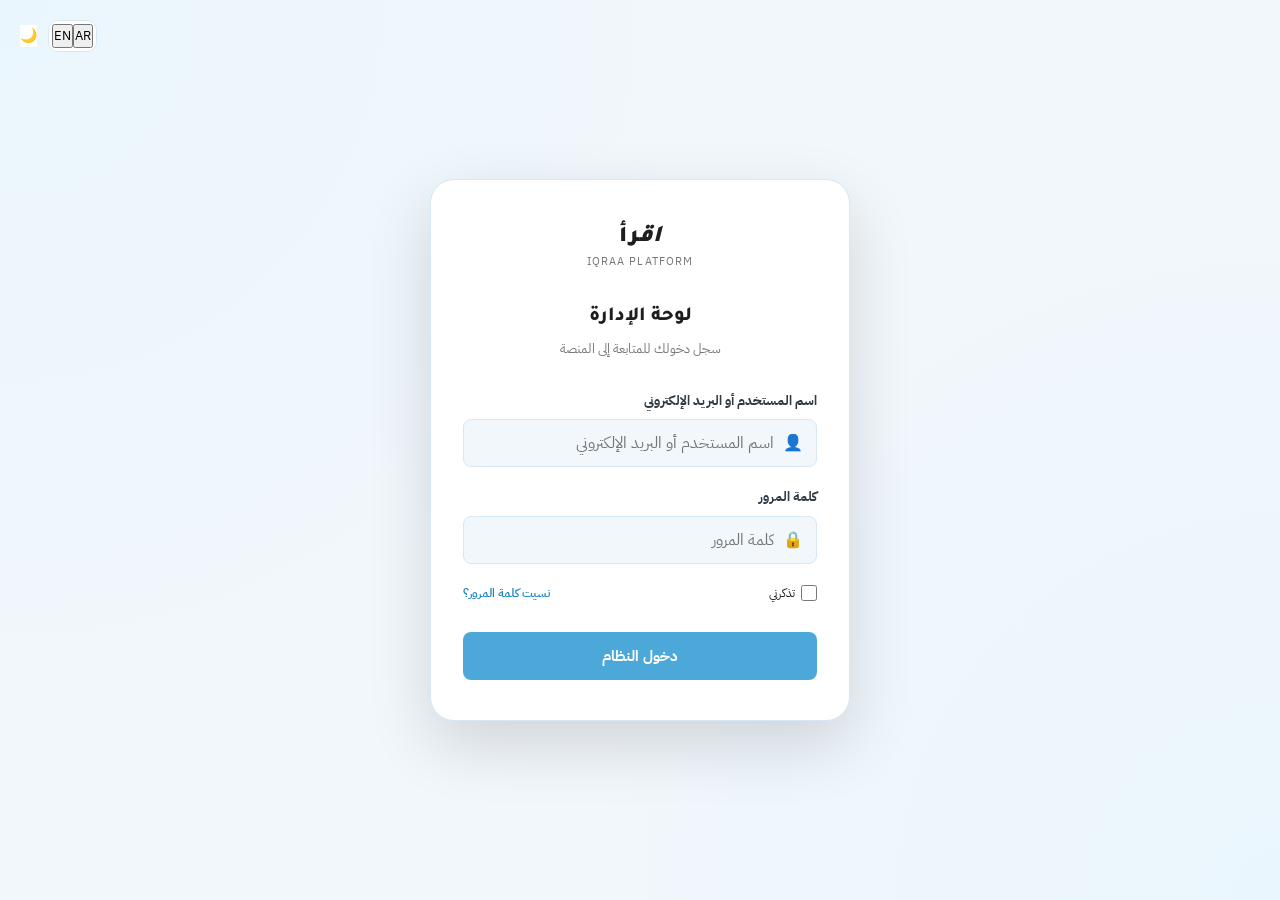
<file: login.html>
<!DOCTYPE html>
<html lang="ar" dir="rtl">
<head>
    <meta charset="UTF-8">
    <meta name="viewport" content="width=device-width,initial-scale=1,viewport-fit=cover,user-scalable=no">
    <title>تسجيل الدخول — IQRAA</title>

    <!-- Fonts -->
    <link rel="preconnect" href="https://fonts.googleapis.com">
    <link href="https://fonts.googleapis.com/css2?family=Tajawal:wght@400;500;700;800;900&family=IBM+Plex+Sans+Arabic:wght@400;500;600;700&display=swap" rel="stylesheet">

    <!-- External CSS -->
    <link rel="stylesheet" href="css/variables.css">
    <link rel="stylesheet" href="css/components.css">
    <link rel="stylesheet" href="css/auth.css">

    <style>
        .theme-toggle-auth {
            position: fixed;
            top: 20px;
            left: 20px;
            z-index: 100;
        }
        .spinner {
            display: inline-block;
            width: 14px;
            height: 14px;
            border: 2px solid rgba(255,255,255,.3);
            border-radius: 50%;
            border-top-color: #fff;
            animation: spin 0.8s linear infinite;
            margin-left: 8px;
        }
        @keyframes spin { to { transform: rotate(360deg); } }
    </style>
</head>
<body>

<div class="theme-toggle-auth">
    <div class="nav-mode" style="display: inline-flex; background: var(--surface); border: 1px solid var(--border); border-radius: var(--r10); padding: 3px; margin-left: 8px;">
        <button class="nm" id="langAr" onclick="I18n.setLang('ar')">AR</button>
        <button class="nm" id="langEn" onclick="I18n.setLang('en')">EN</button>
    </div>
    <div class="nav-ico-btn" id="darkBtn" onclick="toggleDark()" style="background:var(--surface); border-color:var(--border); color:var(--ink2); display: inline-flex;">🌙</div>
</div>

<div class="auth-wrapper">
    <div class="auth-card">
        <a href="#" class="auth-logo">
            <div style="text-align: center;">
                <div class="logo-name" style="font-family:'Tajawal';font-weight:900;"><em>اق</em>رأ</div>
                <div class="logo-en">IQRAA PLATFORM</div>
            </div>
        </a>

        <div class="auth-hd">
            <h1 data-t="login_title">لوحة الإدارة</h1>
            <p data-t="login_sub">سجل دخولك للمتابعة إلى المنصة</p>
        </div>

        <form class="auth-form" onsubmit="handleLogin(event)">
            <div class="auth-field">
                <label for="loginUser" data-t="login_user_label">اسم المستخدم أو البريد الإلكتروني</label>
                <div class="auth-input-wrap">
                    <span class="auth-input-ico">👤</span>
                    <input type="text" class="finp" id="loginUser" data-t="login_user_label" placeholder="admin" required>
                </div>
            </div>

            <div class="auth-field">
                <label for="loginPass" data-t="login_pass_label">كلمة المرور</label>
                <div class="auth-input-wrap">
                    <span class="auth-input-ico">🔒</span>
                    <input type="password" class="finp" id="loginPass" data-t="login_pass_label" placeholder="••••••••" required>
                </div>
            </div>

            <div class="auth-extra">
                <label style="display:flex;align-items:center;gap:6px;cursor:pointer">
                    <input type="checkbox" style="width:16px;height:16px;accent-color:var(--p500)">
                    <span data-t="login_remember">تذكرني</span>
                </label>
                <a href="#" class="auth-forgot" data-t="login_forgot">نسيت كلمة المرور؟</a>
            </div>

            <button type="submit" class="btn btn-primary auth-btn" data-t="login_btn">دخول النظام</button>
        </form>
    </div>
</div>

<div id="toastBox"></div>

<!-- Shared UI Logic for Toasts/Theme -->
<script src="js/i18n.js"></script>
<script src="js/api.js"></script>
<script src="js/ui.js"></script>
<!-- Auth Logic -->
<script src="js/auth.js"></script>

</body>
</html>
</file>
<file: css/variables.css>
/* ═══════════════════════════════════════════
   TOKENS & THEMES
═══════════════════════════════════════════ */
:root {
  --p900:#0A2A40; --p800:#0F3D5C; --p700:#155278;
  --p600:#1A6899; --p500:#2288C0; --p400:#4DA8DA;
  --p300:#7DC3E8; --p200:#AADAF2; --p100:#D4EEF9; --p50:#EAF6FD;
  --s600:#4EB890; --s500:#7ACFB0; --s400:#A8E6CF;
  --s300:#C4EEE0; --s100:#E6F8F2; --s50:#F2FCF8;
  --a600:#E87030; --a500:#FF914D; --a400:#FFB07C;
  --a100:#FFE8D8; --a50:#FFF4ED;
  --uni-900:#0A2A2E; --uni-700:#14525B; --uni-600:#1A6B76;
  --uni-500:#218898; --uni-400:#2AAABF; --uni-300:#56C8DC;
  --uni-200:#8DDDE8; --uni-100:#C2EFF5; --uni-50:#E6F8FB;
  --ec-900:#1E1B4B; --ec-600:#4338CA; --ec-500:#6366F1;
  --ec-300:#A5B4FC; --ec-100:#E0E7FF; --ec-50:#EEF2FF;
  --sp-600:#3D2A80; --sp-500:#5B3FA6; --sp-400:#7B5DC8;
  --sp-100:#E8E3FA; --sp-50:#F4F2FD;
  --par-900:#1A1A3E; --par-700:#2D2D8C; --par-600:#3636A8;
  --par-500:#5757D4; --par-300:#9090E8; --par-50:#F0F0FC;
  --bg:#F2F7FB; --surface:#FFFFFF; --surface2:#F7FBFE;
  --border:#D6E8F5; --border2:#BDD8EE;
  --ink1:#1E1E1E; --ink2:#2E3A42; --ink3:#4A5E6A;
  --ink4:#777777; --ink5:#A8C0D0;
  --gold:#C07800; --gold-bg:#FEF3DC;
  --red:#D13B3B;  --red-bg:#FEF0EE;
  --amber:#C07800; --amber-bg:#FEF3DC;
  --r4:4px; --r6:6px; --r8:8px; --r10:10px; --r12:12px;
  --r14:14px; --r16:16px; --r20:20px; --r24:24px; --r32:32px;
  --sh-xs:0 1px 3px rgba(77,168,218,.08);
  --sh-sm:0 2px 8px rgba(77,168,218,.1);
  --sh-md:0 6px 20px rgba(77,168,218,.12);
  --sh-lg:0 12px 40px rgba(77,168,218,.15);
  --sh-xl:0 24px 64px rgba(0,0,0,.14);
  --t:.18s cubic-bezier(.4,0,.2,1);
  --vh:1vh;
  font-family:'IBM Plex Sans Arabic','Tajawal',sans-serif;
}

[data-theme="dark"] {
  --bg:#0E1B16; --surface:#172118; --surface2:#1E2C21;
  --border:#253220; --border2:#2D3C26;
  --ink1:#E8F2EC; --ink2:#BDD4C5; --ink3:#8DAD98; --ink4:#5A7A65; --ink5:#3A5244;
  --p50:#0A2018; --p100:#0E3022;
}

[data-theme="dark"] .card,[data-theme="dark"] .kpi,[data-theme="dark"] .tch-card,
[data-theme="dark"] .subj-card,[data-theme="dark"] .college-card,
[data-theme="dark"] .auth-card,[data-theme="dark"] .sp-section,
[data-theme="dark"] .modal { background:var(--surface)!important; }

[data-theme="dark"] thead { background:#172118!important; }

[data-theme="dark"] .finp,[data-theme="dark"] .ainp {
  background:var(--surface);color:var(--ink1);border-color:var(--ink5);
}

*,*::before,*::after { box-sizing:border-box;margin:0;padding:0;-webkit-tap-highlight-color:transparent; }

html,body {
  height:100%; height:100dvh;
  overflow:hidden; direction:rtl;
  color:var(--ink1); background:var(--bg);
  font-size:14px; line-height:1.55;
  overscroll-behavior:none;
  -webkit-text-size-adjust:100%;
  text-size-adjust:100%;
}

button,input,select,textarea { font-family:inherit; }

::-webkit-scrollbar { width:4px; height:4px; }
::-webkit-scrollbar-track { background:transparent; }
::-webkit-scrollbar-thumb { background:var(--border2);border-radius:4px; }
@media(max-width:768px){ ::-webkit-scrollbar{width:0;height:0;} }

.hidden { display:none!important; }
</file>
<file: css/components.css>
/* ═══════════════════════════════════════════
   UI COMPONENTS
═══════════════════════════════════════════ */

.btn { display:inline-flex;align-items:center;justify-content:center;gap:6px;padding:8px 16px;border-radius:var(--r8);font-size:13px;font-weight:700;border:none;cursor:pointer;font-family:inherit;transition:var(--t);min-height:38px;white-space:nowrap; }
.btn-primary { background:var(--p400);color:#fff; }
.btn-primary:hover { background:var(--p500); }
.btn-ghost { background:transparent;color:var(--ink3);border:1.5px solid var(--border); }
.btn-ghost:hover { background:var(--bg);border-color:var(--p200); }
.btn-danger { background:var(--red-bg);color:var(--red);border:1px solid #fbd5d1; }
.btn-sm { padding:6px 12px;font-size:12px;min-height:32px; }
.btn-xs { padding:4px 8px;font-size:11px;min-height:28px; }

.card { background:var(--surface);border-radius:var(--r16);border:1px solid var(--border);overflow:hidden;margin-bottom:16px; }
.card-hd { display:flex;align-items:center;justify-content:space-between;padding:16px 18px 12px;gap:10px; }
.card-title { font-size:14px;font-weight:700;color:var(--ink1); }
.card-sub { font-size:11px;color:var(--ink4);margin-top:2px; }

.kpis { display:grid;grid-template-columns:repeat(4,1fr);gap:14px;margin-bottom:22px; }
@media(max-width:1000px){ .kpis{grid-template-columns:repeat(2,1fr);} }
@media(max-width:480px){ .kpis{gap:8px;} }
.kpi { background:var(--surface);border-radius:var(--r16);border:1px solid var(--border);padding:16px 14px;transition:var(--t);cursor:default; }
.kpi:hover { box-shadow:var(--sh-md);transform:translateY(-2px); }
.kpi-ico { width:40px;height:40px;border-radius:var(--r12);background:var(--p50);border:1px solid var(--p100);display:flex;align-items:center;justify-content:center;font-size:18px;margin-bottom:12px; }
.kpi-val { font-family:'Tajawal';font-size:26px;font-weight:900;color:var(--ink1); }
.kpi-label { font-size:12px;color:var(--ink4);margin-top:3px; }
.kpi-trend { display:inline-flex;align-items:center;gap:3px;margin-top:8px;font-size:11px;font-weight:700;color:var(--s600);background:var(--s50);padding:2px 8px;border-radius:20px; }

.g2c { display:grid;grid-template-columns:1fr 1fr;gap:16px;margin-bottom:16px; }
@media(max-width:760px){ .g2c{grid-template-columns:1fr;} }

.tw { overflow-x:auto; }
table { width:100%;border-collapse:collapse; }
thead tr { background:var(--bg); }
th { padding:10px 14px;font-size:11px;font-weight:700;color:var(--ink4);text-align:right;white-space:nowrap;border-bottom:1.5px solid var(--border); }
td { padding:11px 14px;font-size:13px;color:var(--ink2);border-bottom:1px solid var(--border); }
tr:last-child td { border-bottom:none; }
tr:hover td { background:var(--bg); }

.tbl-bar { padding:10px 16px;display:flex;align-items:center;gap:8px;border-bottom:1px solid var(--border);flex-wrap:wrap; }
.tbl-search { flex:1;min-width:150px;display:flex;align-items:center;gap:7px;background:var(--bg);border:1px solid var(--border);border-radius:var(--r8);padding:7px 11px; }
.tbl-search input { background:none;border:none;outline:none;font-size:16px;color:var(--ink1);font-family:inherit;width:100%; }

.chip { display:inline-flex;align-items:center;gap:3px;padding:2px 8px;border-radius:20px;font-size:11px;font-weight:700; }
.chip-green { background:var(--s100);color:var(--s600); }
.chip-blue { background:#EAF0FB;color:#2A5BC4; }
.chip-amber { background:var(--amber-bg);color:var(--amber); }
.chip-gray { background:var(--bg);color:var(--ink4);border:1px solid var(--border); }
.chip-brand { background:var(--p50);color:var(--p600); }
.chip-uni { background:var(--uni-50);color:var(--uni-600); }
.chip-dark { background:var(--ink2);color:#fff; }

.ico-btn { width:32px;height:32px;border-radius:7px;background:var(--bg);border:1px solid var(--border);display:flex;align-items:center;justify-content:center;font-size:14px;cursor:pointer;transition:var(--t); }

.tog { position:relative;display:inline-block;width:38px;height:22px;cursor:pointer;flex-shrink:0; }
.tog input { opacity:0;width:0;height:0; }
.tog-sl { position:absolute;inset:0;background:var(--border2);border-radius:22px;transition:var(--t); }
.tog-sl::before { content:'';position:absolute;width:16px;height:16px;border-radius:50%;background:#fff;top:3px;right:3px;transition:var(--t);box-shadow:var(--sh-xs); }
input:checked+.tog-sl { background:var(--s500); }

.fgrid { display:grid;grid-template-columns:1fr 1fr;gap:12px;padding:20px; }
.fg-full { grid-column:1/-1; }
.fg { display:flex;flex-direction:column;gap:5px; }
.flabel { font-size:12px;font-weight:700;color:var(--ink3); }
.finp { padding:9px 12px;border-radius:var(--r8);border:1.5px solid var(--border);font-size:16px;color:var(--ink1);background:var(--bg);outline:none;transition:var(--t);font-family:inherit; }
.finp:focus { border-color:var(--p400);box-shadow:0 0 0 3px rgba(77,168,218,.12); }

.mbd { display:flex;position:fixed;inset:0;z-index:300;background:rgba(0,0,0,.55);backdrop-filter:blur(4px);align-items:center;justify-content:center;padding:16px; }
.mbd.hidden { display:none!important; }
.modal { background:var(--surface);border-radius:var(--r24);width:100%;max-width:520px;max-height:92dvh;overflow-y:auto;box-shadow:var(--sh-xl);animation:popIn .2s cubic-bezier(.34,1.3,.64,1); }
@keyframes popIn { from{opacity:0;transform:scale(.93)} to{opacity:1;transform:scale(1)} }
.modal-hd { background:var(--p900);padding:20px;display:flex;align-items:center;gap:12px;border-radius:var(--r24) var(--r24) 0 0; }
.modal-hd-ico { width:40px;height:40px;border-radius:var(--r10);background:rgba(255,255,255,.12);display:flex;align-items:center;justify-content:center;font-size:20px;flex-shrink:0; }
.modal-title { font-family:'Tajawal';font-size:17px;font-weight:800;color:#fff; }
.modal-subtitle { font-size:12px;color:rgba(255,255,255,.45);margin-top:1px; }
.modal-x { margin-right:auto;width:32px;height:32px;border-radius:50%;background:rgba(255,255,255,.1);border:none;color:rgba(255,255,255,.7);font-size:18px;cursor:pointer;display:flex;align-items:center;justify-content:center; }
.modal-ft { display:flex;justify-content:flex-end;gap:8px;padding:14px 20px;border-top:1px solid var(--border); }

.bars { padding:14px 18px;display:flex;flex-direction:column;gap:10px; }
.bar-row { display:flex;align-items:center;gap:10px; }
.bar-lbl { font-size:12px;color:var(--ink3);width:80px;flex-shrink:0;text-align:right; }
.bar-track { flex:1;background:var(--border);border-radius:20px;height:8px;overflow:hidden; }
.bar-fill { height:100%;border-radius:20px;background:var(--p400);transition:width .8s; }
.bar-val { font-size:12px;font-weight:700;color:var(--ink3);width:36px;text-align:left;flex-shrink:0; }

#toastBox { position:fixed;bottom:24px;left:50%;transform:translateX(-50%);z-index:9999;display:flex;flex-direction:column;gap:7px;pointer-events:none;align-items:center; }
.toast { display:inline-flex;align-items:center;gap:9px;padding:10px 16px;border-radius:var(--r12);font-size:13px;font-weight:600;color:#fff;box-shadow:var(--sh-lg);pointer-events:auto;animation:toastIn .25s cubic-bezier(.34,1.3,.64,1);max-width:300px;white-space:nowrap; }
.toast.hide { animation:toastOut .22s ease forwards; }
.toast-success{background:#166534} .toast-error{background:#7F1D1D} .toast-info{background:var(--p800)} .toast-warn{background:#92400E}
@keyframes toastIn{from{opacity:0;transform:translateY(10px) scale(.95)}to{opacity:1;transform:translateY(0) scale(1)}}
@keyframes toastOut{to{opacity:0;transform:translateY(8px) scale(.96)}}
</file>
<file: css/auth.css>
/* ═══════════════════════════════════════════
   AUTH / LOGIN STYLES
═══════════════════════════════════════════ */

.auth-wrapper {
    min-height: 100vh;
    min-height: 100dvh;
    display: flex;
    align-items: center;
    justify-content: center;
    padding: 20px;
    background: var(--bg);
    background-image: radial-gradient(circle at 0% 0%, var(--p50) 0%, transparent 50%),
                      radial-gradient(circle at 100% 100%, var(--p50) 0%, transparent 50%);
}

.auth-card {
    background: var(--surface);
    width: 100%;
    max-width: 420px;
    padding: 40px 32px;
    border-radius: var(--r24);
    border: 1px solid var(--border);
    box-shadow: var(--sh-xl);
    animation: authFadeUp 0.6s cubic-bezier(0.2, 0.8, 0.2, 1);
}

@keyframes authFadeUp {
    from { opacity: 0; transform: translateY(20px); }
    to { opacity: 1; transform: translateY(0); }
}

.auth-logo {
    display: flex;
    flex-direction: column;
    align-items: center;
    gap: 12px;
    margin-bottom: 32px;
    text-decoration: none;
}

.auth-logo .logo-mark {
    width: 54px;
    height: 54px;
    font-size: 28px;
    border-radius: var(--r14);
}

.auth-logo .logo-name {
    font-size: 24px;
    color: var(--ink1);
}

.auth-logo .logo-en {
    font-size: 11px;
    color: var(--ink4);
    letter-spacing: 0.1em;
    margin-top: -4px;
}

.auth-hd {
    text-align: center;
    margin-bottom: 32px;
}

.auth-hd h1 {
    font-family: 'Tajawal';
    font-size: 20px;
    font-weight: 800;
    color: var(--ink1);
}

.auth-hd p {
    font-size: 13px;
    color: var(--ink4);
    margin-top: 6px;
}

.auth-form {
    display: flex;
    flex-direction: column;
    gap: 20px;
}

.auth-field {
    display: flex;
    flex-direction: column;
    gap: 8px;
}

.auth-field label {
    font-size: 13px;
    font-weight: 700;
    color: var(--ink2);
}

.auth-input-wrap {
    position: relative;
}

.auth-input-ico {
    position: absolute;
    top: 50%;
    right: 14px;
    transform: translateY(-50%);
    font-size: 16px;
    color: var(--ink4);
}

.auth-input-wrap .finp {
    width: 100%;
    padding-right: 42px;
    height: 48px;
}

.auth-extra {
    display: flex;
    align-items: center;
    justify-content: space-between;
    font-size: 12px;
}

.auth-forgot {
    color: var(--p500);
    text-decoration: none;
    font-weight: 600;
}

.auth-forgot:hover {
    text-decoration: underline;
}

.auth-btn {
    height: 48px;
    font-size: 15px;
    margin-top: 10px;
}

.auth-footer {
    margin-top: 32px;
    text-align: center;
    font-size: 13px;
    color: var(--ink4);
}

.auth-footer a {
    color: var(--p500);
    text-decoration: none;
    font-weight: 700;
}

/* Dark mode adjustments */
[data-theme="dark"] .auth-wrapper {
    background-image: radial-gradient(circle at 0% 0%, rgba(77, 168, 218, 0.05) 0%, transparent 50%),
                      radial-gradient(circle at 100% 100%, rgba(77, 168, 218, 0.05) 0%, transparent 50%);
}
</file>
